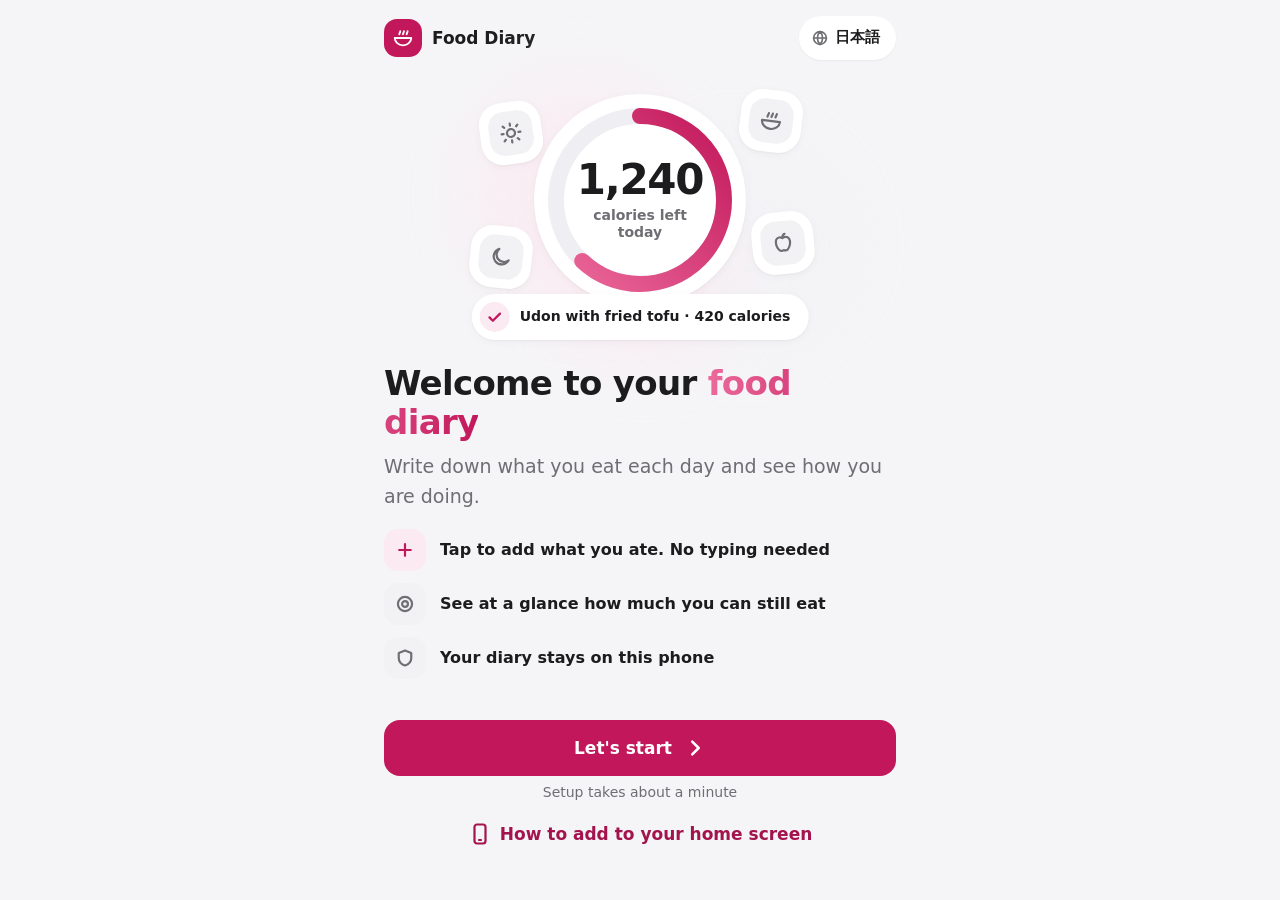
<file: index.html>
<!doctype html>
<html lang="ja">
<head>
  <meta charset="utf-8">
  <meta name="viewport" content="width=device-width, initial-scale=1, viewport-fit=cover">
  <title>食事日記</title>
  <meta name="description" content="かんたんな食事と体重の日記。記録はあなたのスマホの中だけに保存されます。">
  <meta name="theme-color" content="#f5f5f7">
  <script>
    // Light or dark, decided before anything is drawn so the screen never flashes the wrong colours.
    // The choice (More → Appearance) is kept in localStorage for this; app.js keeps it in step.
    (function () {
      var pref = 'auto';
      try { pref = localStorage.getItem('theme') || 'auto'; } catch (e) { /* storage blocked: follow the phone */ }
      var dark = pref === 'dark' || (pref !== 'light' && window.matchMedia('(prefers-color-scheme: dark)').matches);
      document.documentElement.setAttribute('data-theme', dark ? 'dark' : 'light');
      document.querySelector('meta[name="theme-color"]').setAttribute('content', dark ? '#000000' : '#f5f5f7');
    })();
  </script>
  <meta name="mobile-web-app-capable" content="yes">
  <meta name="apple-mobile-web-app-capable" content="yes">
  <meta name="apple-mobile-web-app-title" content="食事日記">
  <meta name="apple-mobile-web-app-status-bar-style" content="default">
  <link rel="manifest" href="manifest.webmanifest">
  <link rel="apple-touch-icon" href="icons/icon-180.png">
  <link rel="icon" type="image/png" href="icons/icon-192.png">
  <link rel="stylesheet" href="styles.css">
</head>
<body>
  <!-- Each screen is drawn into #app by app.js -->
  <main id="app"></main>

  <!-- Text marked data-t="key" is filled in from i18n.js -->
  <nav class="tabbar" data-t-aria="tabsAria" hidden>
    <button type="button" data-act="tab" data-to="today">
      <svg class="ic" viewBox="0 0 24 24" aria-hidden="true"><path d="M4 11l8-7 8 7v8.5a1.5 1.5 0 0 1-1.5 1.5H15v-6H9v6H5.5A1.5 1.5 0 0 1 4 19.5z"/></svg>
      <span data-t="tabToday">今日</span>
    </button>
    <button type="button" data-act="tab" data-to="progress">
      <svg class="ic" viewBox="0 0 24 24" aria-hidden="true"><path d="M5 20v-8M12 20V5M19 20v-5"/></svg>
      <span data-t="tabProgress">わたしの記録</span>
    </button>
    <button type="button" data-act="tab" data-to="more">
      <svg class="ic" viewBox="0 0 24 24" aria-hidden="true"><path d="M4 7h16M4 12h16M4 17h16"/></svg>
      <span data-t="tabMore">その他</span>
    </button>
  </nav>

  <div id="error-box" class="error-box" role="alert" hidden>
    <span id="error-text" class="notice-text"></span>
    <button type="button" class="btn-small" id="error-close" data-t="close">閉じる</button>
  </div>

  <input type="file" id="import-file" accept=".json,application/json" class="visually-hidden" tabindex="-1" aria-hidden="true">

  <dialog id="confirm-dialog">
    <h2 id="confirm-title"></h2>
    <p id="confirm-text"></p>
    <div class="dialog-actions">
      <button type="button" class="btn-primary" id="confirm-yes"></button>
      <button type="button" class="btn-secondary center" id="confirm-no" data-t="confirmNo">いいえ、戻ります</button>
    </div>
  </dialog>

  <dialog id="share-dialog">
    <h2 data-t="shareTitle">コピーの準備ができました</h2>
    <p data-t="shareText"></p>
    <div class="dialog-actions">
      <button type="button" class="btn-primary" id="share-dialog-go" data-t="shareGo">保存</button>
      <button type="button" class="btn-secondary center" id="share-dialog-cancel" data-t="shareCancel">キャンセル</button>
    </div>
  </dialog>

  <script src="i18n.js"></script>
  <script src="db.js"></script>
  <script src="foods.js"></script>
  <script src="app.js"></script>
</body>
</html>
</file>
<file: styles.css>
/* Clean design: neutral background, white cards, one subtle shadow, regular-weight text.
   Colour is used only where it means something:
   rose = actions and "within goal", amber = "over goal" or a warning,
   lavender = weight, mint = steps. Everything else is neutral grey. */
:root {
  --bg: #f5f5f7;
  --card: #ffffff;
  --ink: #1c1c1e;
  --muted: #6e6e73;
  --faint: #aeaeb2;
  --line: #ebebf0;
  --fill: #f2f2f5;
  --accent: #c2185b;
  --accent-strong: #a3134d;
  --on-accent: #ffffff;
  --accent-soft: #fbeaf1;
  --accent-soft-ink: #9c1149;
  --ring-start: #ec6a9c;
  --ring-end: #c2185b;
  --ring-track: #efeff3;
  --warn: #a15c00;
  --warn-soft: #fff4e2;
  --warn-ink: #5c3400;
  --over: #f0a23a;
  --danger: #c62828;
  --danger-soft: #fdecea;
  --danger-ink: #6b140d;
  --ios-blue: #0a64d6;
  --seg: #e6e6eb; /* segmented switch track, and the selected pill on it */
  --seg-on: #ffffff;

  /* Meaning colours (and soft tints of them) */
  --lavender-bg: #efedfb; --lavender: #5b47bd;
  --mint-bg: #e4f5ed; --mint: #1e7a51;
  --amber-bg: #fff4e2; --amber: #a15c00;
  /* Kept for the welcome picture's soft background shapes */
  --pink-bg: #fbeaf1; --peach-bg: #f2f2f5;

  --shadow: 0 1px 2px rgba(0, 0, 0, .04), 0 2px 10px rgba(0, 0, 0, .035);
  --shadow-sm: 0 1px 2px rgba(0, 0, 0, .05);
  --shadow-accent: none;
  --bg-clear: rgba(245, 245, 247, 0); /* --bg, see-through: for fades over content */
  --blob-opacity: .7;
  color-scheme: light;
}

/* Dark colours. The page is marked data-theme="dark" by the script in index.html
   (and by app.js when the setting changes): either chosen under More → Appearance,
   or "Automatic" while the iPhone is in Dark Mode. Cards stand out by colour, not shadow. */
:root[data-theme="dark"] {
  --bg: #000000;
  --card: #1c1c1e;
  --ink: #f5f5f7;
  --muted: #98989f;
  --faint: #636366;
  --line: #2c2c2e;
  --fill: #2c2c2e;
  --accent: #f06292;
  --accent-strong: #f48fb1;
  --on-accent: #2b0616;
  --accent-soft: #3a1b29;
  --accent-soft-ink: #ffd1e1;
  --ring-start: #f48fb1;
  --ring-end: #e04f86;
  --ring-track: #2c2c2e;
  --warn: #f3b65a;
  --warn-soft: #33260f;
  --warn-ink: #fbe0b3;
  --over: #e0a03c;
  --danger: #ff6b6b;
  --danger-soft: #3d1a17;
  --danger-ink: #ffd3ce;
  --ios-blue: #5e9bff;
  --seg: #1c1c1e;
  --seg-on: #48484a;

  --lavender-bg: #29254a; --lavender: #b9aaff;
  --mint-bg: #13312a; --mint: #7fd9ae;
  --amber-bg: #33260f; --amber: #f3b65a;
  --pink-bg: #3a1b29; --peach-bg: #2c2c2e;

  --shadow: none;
  --shadow-sm: none;
  --shadow-accent: none;
  --bg-clear: rgba(0, 0, 0, 0);
  --blob-opacity: .5;
  color-scheme: dark;
}

* { box-sizing: border-box; }
html { -webkit-text-size-adjust: 100%; }

/* iPhone system font for text (Japanese falls back to Hiragino); big numbers use the rounded face. */
body {
  margin: 0;
  background: var(--bg);
  color: var(--ink);
  font: 400 17px/1.55 -apple-system, BlinkMacSystemFont, "Hiragino Sans", "Hiragino Kaku Gothic ProN", "Segoe UI", "Yu Gothic UI", Meiryo, system-ui, sans-serif;
  line-break: strict;
  -webkit-tap-highlight-color: transparent;
  padding: env(safe-area-inset-top) 0 calc(28px + env(safe-area-inset-bottom));
}
body.has-tabs { padding-bottom: calc(120px + env(safe-area-inset-bottom)); }

[hidden] { display: none !important; }

#app { max-width: 560px; margin: 0 auto; }

h1 { margin: 0; font-size: 28px; line-height: 1.2; font-weight: 600; letter-spacing: -0.01em; }
h1.xl { font-size: 34px; font-weight: 700; letter-spacing: -0.02em; }
h1:focus { outline: none; }
/* Big numbers: the iPhone's rounded face, tabular so the digits line up */
.ring-num, .big-number, .bal-total, .mini-big, .stat-v, .sum-v {
  font-family: ui-rounded, "SF Pro Rounded", -apple-system, BlinkMacSystemFont, "Segoe UI", system-ui, sans-serif;
}
h2 { margin: 6px 0 0; font-size: 20px; line-height: 1.3; font-weight: 600; }
p { margin: 0; }
b { font-weight: 600; }

.lead { font-size: 19px; }
.muted { color: var(--muted); }
.small { font-size: 15px; }
.d-block { display: block; }
.center { text-align: center; }
/* One-line summaries on setup screens */
.bmi-line { padding: 12px 16px; border-radius: 14px; background: var(--card); font-size: 16px; font-weight: 500; }
.goal-calc { margin-top: -6px; text-align: center; font-size: 15px; color: var(--muted); font-variant-numeric: tabular-nums; }

/* ---------- Layout ---------- */
.screen { padding: 20px 20px 24px; display: flex; flex-direction: column; gap: 18px; }
.topbar {
  display: flex; align-items: center; justify-content: space-between;
  max-width: 560px; margin: 0 auto;
  padding: 12px 20px 0; min-height: 64px;
}
.topbar + .screen { padding-top: 10px; }
.step { font-size: 15px; font-weight: 500; }
.stack { display: flex; flex-direction: column; gap: 12px; }
.section-head { display: flex; justify-content: space-between; align-items: baseline; gap: 12px; margin-top: 6px; }
.section-head h2 { margin: 0; }
.btn-text.link-sm { min-height: 40px; font-size: 15px; }

.card {
  background: var(--card);
  border-radius: 20px;
  padding: 20px;
  box-shadow: var(--shadow);
  display: flex; flex-direction: column; gap: 10px;
}

/* ---------- Icons ---------- */
.ic {
  width: 24px; height: 24px; flex: none;
  fill: none; stroke: currentColor; stroke-width: 2.2;
  stroke-linecap: round; stroke-linejoin: round;
}
.ic.accent { color: var(--accent); }

.tile {
  width: 40px; height: 40px; flex: none; border-radius: 12px;
  display: flex; align-items: center; justify-content: center;
  font-size: 20px; font-weight: 700;
}
.t-neutral { background: var(--fill); color: var(--muted); }
.t-accent { background: var(--accent-soft); color: var(--accent); }
.t-lavender { background: var(--lavender-bg); color: var(--lavender); }
.t-mint { background: var(--mint-bg); color: var(--mint); }
.t-amber { background: var(--amber-bg); color: var(--amber); }

/* ---------- Buttons ---------- */
button { font: inherit; color: inherit; cursor: pointer; }
button:focus-visible, input:focus-visible { outline: 3px solid var(--accent); outline-offset: 3px; }
button:disabled { opacity: .45; cursor: default; }

.btn-primary {
  display: flex; align-items: center; justify-content: center; gap: 12px;
  width: 100%; min-height: 56px; padding: 0 22px;
  border: 0; border-radius: 16px;
  background: var(--accent); color: var(--on-accent);
  font-size: 17px; font-weight: 600; text-align: center;
}
.btn-primary .plus-dot {
  width: 32px; height: 32px; border-radius: 50%; flex: none;
  background: rgba(255, 255, 255, .22);
  display: flex; align-items: center; justify-content: center;
}
.btn-primary .plus-dot .ic { width: 20px; height: 20px; stroke-width: 3; }

.btn-secondary {
  display: flex; align-items: center; justify-content: flex-start; gap: 12px;
  width: 100%; min-height: 54px; padding: 8px 20px;
  border: 0; border-radius: 14px;
  background: var(--accent-soft); color: var(--accent-soft-ink);
  font-size: 16px; font-weight: 600; text-align: left;
}
.btn-secondary.center { justify-content: center; text-align: center; }

.btn-text {
  align-self: flex-start;
  display: inline-flex; align-items: center; gap: 8px;
  background: none; border: 0;
  min-height: 48px; padding: 0 4px;
  color: var(--accent-strong); font-size: 17px; font-weight: 600;
}
.btn-text.center { align-self: center; }
.btn-text.danger { color: var(--danger); }

.btn-small {
  display: inline-flex; align-items: center; justify-content: center; gap: 6px;
  flex: none; min-height: 44px; min-width: 44px; padding: 0 16px;
  border: 0; border-radius: 22px;
  background: var(--fill); color: var(--ink);
  font-size: 15px; font-weight: 600;
}
.btn-small .ic { width: 18px; height: 18px; }
.btn-small.wide { width: 100%; min-height: 54px; border-radius: 27px; font-size: 16px; }

.btn-back {
  display: inline-flex; align-items: center; gap: 4px;
  min-height: 48px; padding: 0 18px 0 12px;
  border: 0; border-radius: 24px;
  background: var(--card); color: var(--ink);
  font-size: 16px; font-weight: 600;
  box-shadow: var(--shadow-sm);
}
.btn-back .ic { width: 20px; height: 20px; }

.icon-btn {
  position: relative;
  width: 48px; height: 48px; flex: none;
  display: flex; align-items: center; justify-content: center;
  border: 0; border-radius: 50%;
  background: var(--card); color: var(--ink);
  box-shadow: var(--shadow-sm);
}
/* The real date picker sits invisibly on top of the calendar button. */
.icon-btn input[type="date"] {
  position: absolute; inset: 0; width: 100%; height: 100%;
  opacity: 0; border: 0; padding: 0; margin: 0; cursor: pointer;
}

.btn-round {
  width: 64px; height: 64px; flex: none;
  display: flex; align-items: center; justify-content: center;
  border: 0; border-radius: 50%;
  background: var(--accent-soft); color: var(--accent-soft-ink);
}
.btn-round .ic { width: 28px; height: 28px; stroke-width: 2.8; }

.mini-add {
  width: 44px; height: 44px; flex: none;
  display: flex; align-items: center; justify-content: center;
  border: 0; border-radius: 50%;
  background: var(--accent-soft); color: var(--accent-soft-ink);
}
.mini-add .ic { width: 20px; height: 20px; stroke-width: 2.8; }

/* Big tappable cards (choices in setup, portions, activity…) */
.choice {
  display: flex; align-items: center; justify-content: space-between; gap: 14px;
  width: 100%; min-height: 64px; padding: 12px 16px;
  border: 0; border-radius: 16px;
  background: var(--card); color: var(--ink);
  box-shadow: var(--shadow-sm);
  font-size: 17px; text-align: left;
}
.choice.on { background: var(--accent-soft); box-shadow: inset 0 0 0 1.5px var(--accent); }
.choice-text { flex: 1; min-width: 0; overflow-wrap: anywhere; }
.choice-text b { font-weight: 700; }
.choice-sub { display: block; margin-top: 2px; color: var(--muted); font-size: 15px; font-weight: 500; }
.choice > .ic:last-child { color: var(--faint); }
.choice > .ic.accent:last-child { color: var(--accent); }

/* Grouped list in one card (meals, More, food lists) */
.list { padding: 6px 0; gap: 0; }
.list-row {
  position: relative;
  display: flex; align-items: center; gap: 14px;
  width: 100%; min-height: 64px; padding: 10px 16px;
  border: 0; background: none; color: var(--ink); text-align: left;
}
.list > .list-row + .list-row::before,
.list > .meal-block + .meal-block::before {
  content: ''; position: absolute; top: 0; left: 72px; right: 0;
  height: 1px; background: var(--line);
}
.list-main { flex: 1; min-width: 0; }
.list-title { display: block; font-size: 17px; font-weight: 700; overflow-wrap: anywhere; }
.list-sub { display: block; font-size: 14px; font-weight: 500; color: var(--muted); }
.list-row > .ic:last-child { color: var(--faint); }
.list-row > .ic.accent:last-child { color: var(--accent); }

/* ---------- Form fields ---------- */
.field { display: flex; flex-direction: column; gap: 8px; }
.label { font-size: 17px; font-weight: 700; }
.input {
  width: 100%; min-height: 54px; padding: 0 18px;
  border: 0; border-radius: 14px;
  background: var(--card); color: var(--ink);
  box-shadow: var(--shadow-sm);
  font: inherit; font-size: 18px;
  -webkit-appearance: none; appearance: none;
}
.input::placeholder { color: var(--faint); }
.field-error { color: var(--danger); font-weight: 600; font-size: 16px; }

.stepper { display: flex; align-items: center; justify-content: space-between; gap: 8px; }
.stepper-value { flex: 1; min-width: 0; text-align: center; }
.big-number {
  width: 100%; padding: 0;
  border: 0; border-bottom: 2px dashed var(--line); border-radius: 0;
  background: transparent; color: var(--ink);
  font: inherit; font-size: 44px; font-weight: 700; line-height: 1.15; text-align: center;
  letter-spacing: -0.02em; font-variant-numeric: tabular-nums;
  -webkit-appearance: none; appearance: none;
  transition: background-color .15s, color .15s, border-radius .15s;
}
/* Just tapped: the next digit typed replaces the whole number (see app.js). */
.big-number.replace-ready {
  background: var(--accent-soft); color: var(--accent-soft-ink);
  border-bottom-color: transparent; border-radius: 14px;
  caret-color: transparent;
}

/* ---------- Messages ---------- */
.notice {
  display: flex; align-items: center; gap: 12px;
  padding: 12px 12px 12px 16px; border-radius: 16px;
  background: var(--card); color: var(--ink);
  box-shadow: var(--shadow-sm);
  font-size: 16px; font-weight: 500; line-height: 1.4;
}
.notice > .ic { color: var(--accent); }
.notice.error { background: var(--danger-soft); color: var(--danger-ink); box-shadow: none; }
.notice-text { flex: 1; min-width: 0; }

.warnbox, .okbox {
  display: flex; flex-direction: column; gap: 8px;
  padding: 16px 18px; border-radius: 16px;
  font-size: 16px; font-weight: 500; line-height: 1.45;
}
.warnbox { background: var(--warn-soft); color: var(--warn-ink); }
.okbox { background: var(--fill); color: var(--ink); }
.warnbox .btn-small, .okbox .btn-small { align-self: flex-start; background: rgba(255, 255, 255, .7); color: inherit; }
.box-title { font-size: 17px; font-weight: 700; }

.past-day { flex-direction: row; align-items: center; justify-content: space-between; gap: 12px; padding: 14px 14px 14px 20px; }
.past-day .btn-small { background: var(--card); color: var(--accent-strong); min-height: 48px; }

.error-box {
  position: fixed; left: 16px; right: 16px; z-index: 10;
  bottom: calc(112px + env(safe-area-inset-bottom));
  max-width: 528px; margin: 0 auto;
  display: flex; align-items: center; gap: 12px;
  padding: 14px 14px 14px 18px; border-radius: 22px;
  background: var(--danger-soft); color: var(--danger-ink);
  font-size: 16px; font-weight: 500; box-shadow: var(--shadow);
}

/* ---------- Welcome ---------- */
.welcome {
  min-height: calc(100vh - env(safe-area-inset-top) - env(safe-area-inset-bottom) - 28px);
  min-height: calc(100dvh - env(safe-area-inset-top) - env(safe-area-inset-bottom) - 28px);
  display: flex; flex-direction: column; gap: 18px;
  padding: 12px 24px 0;
}
.welcome-top { display: flex; align-items: center; justify-content: space-between; gap: 12px; min-height: 52px; }
.brand { display: flex; align-items: center; gap: 10px; font-size: 17px; font-weight: 700; }
.brand-badge {
  width: 38px; height: 38px; border-radius: 13px;
  background: var(--accent); color: var(--on-accent);
  display: flex; align-items: center; justify-content: center;
  box-shadow: var(--shadow-accent);
}
.brand-badge .ic { width: 22px; height: 22px; stroke-width: 2; }
.lang-pill {
  display: inline-flex; align-items: center; gap: 6px;
  min-height: 44px; padding: 0 16px 0 12px;
  border: 0; border-radius: 22px;
  background: var(--card); color: var(--ink); box-shadow: var(--shadow-sm);
  font-size: 15px; font-weight: 600;
}
.lang-pill .ic { width: 18px; height: 18px; color: var(--muted); }

/* Preview picture: the calorie ring with the four meal icons floating around it. */
.hero-art {
  position: relative; height: 270px; margin: -6px -24px 0;
  overflow-x: hidden; overflow-x: clip; /* soft shapes must not make the page scroll sideways */
}
.blob { position: absolute; border-radius: 50%; filter: blur(34px); opacity: var(--blob-opacity); }
.blob.b1 { width: 230px; height: 230px; background: var(--pink-bg); left: calc(50% - 175px); top: 4px; }
.blob.b2 { width: 200px; height: 200px; background: var(--fill); left: calc(50% + 5px); top: 70px; }
.blob.b3 { width: 170px; height: 170px; background: var(--accent-soft); left: calc(50% - 80px); top: 120px; opacity: .7; }
.hero-ring {
  position: absolute; left: 50%; top: 46%;
  width: 212px; height: 212px; margin: -106px 0 0 -106px;
  border-radius: 50%; background: var(--card); box-shadow: var(--shadow);
  display: flex; align-items: center; justify-content: center;
}
.hero-ring .ring-num { font-size: 42px; }
.hero-ring .ring-label { font-size: 14px; }
.float-tile {
  position: absolute; width: 62px; height: 62px; border-radius: 22px;
  background: var(--card); box-shadow: var(--shadow);
  display: flex; align-items: center; justify-content: center;
  animation: float 6s ease-in-out infinite;
}
.float-tile .tile { width: 44px; height: 44px; border-radius: 15px; }
.float-tile.f1 { left: calc(50% - 160px); top: 26px; transform: rotate(-8deg); }
.float-tile.f2 { left: calc(50% + 100px); top: 14px; transform: rotate(7deg); animation-delay: -1.5s; }
.float-tile.f3 { left: calc(50% - 170px); top: 150px; transform: rotate(6deg); animation-delay: -3s; }
.float-tile.f4 { left: calc(50% + 112px); top: 136px; transform: rotate(-6deg); animation-delay: -4.5s; }
.float-chip {
  position: absolute; left: 50%; bottom: 6px; transform: translateX(-50%);
  display: inline-flex; align-items: center; gap: 10px;
  max-width: calc(100% - 48px); padding: 8px 18px 8px 8px; border-radius: 24px;
  background: var(--card); box-shadow: var(--shadow);
  font-size: 14px; font-weight: 600; white-space: nowrap; overflow: hidden; text-overflow: ellipsis;
  animation: chip-in .6s cubic-bezier(.2, .8, .2, 1.2) 1s both;
}
.chip-check {
  width: 30px; height: 30px; flex: none; border-radius: 50%;
  background: var(--accent-soft); color: var(--accent);
  display: flex; align-items: center; justify-content: center;
}
.chip-check .ic { width: 18px; height: 18px; stroke-width: 3; }
.welcome .ring-fill { animation: ring-draw 1.4s cubic-bezier(.3, .7, .2, 1) .3s both; }

.welcome-copy { display: flex; flex-direction: column; gap: 10px; animation: rise .6s ease-out .1s both; }
.welcome h1 { font-size: 34px; font-weight: 700; line-height: 1.15; letter-spacing: -0.02em; }
.welcome h1 em {
  font-style: normal;
  color: var(--accent);
  background: linear-gradient(90deg, var(--ring-start), var(--ring-end));
  -webkit-background-clip: text; background-clip: text;
  -webkit-text-fill-color: transparent;
}

.features { list-style: none; margin: 0; padding: 0; display: flex; flex-direction: column; gap: 12px; animation: rise .6s ease-out .25s both; }
.features li { display: flex; align-items: center; gap: 14px; font-size: 16px; font-weight: 600; line-height: 1.35; }
.features .tile { width: 42px; height: 42px; border-radius: 14px; }
.features .tile .ic { width: 20px; height: 20px; stroke-width: 2.6; }

.welcome-cta {
  position: sticky; bottom: 0; margin: auto -24px 0;
  padding: 18px 24px calc(14px + env(safe-area-inset-bottom));
  background: linear-gradient(var(--bg-clear), var(--bg) 30%);
  display: flex; flex-direction: column; gap: 6px;
  animation: rise .6s ease-out .4s both;
}
.welcome-cta .btn-primary .ic { width: 22px; height: 22px; stroke-width: 2.8; }
.welcome-note { text-align: center; font-size: 14px; font-weight: 500; color: var(--muted); }

/* Shorter phones (e.g. iPhone SE): a smaller picture so the button stays in view. */
@media (max-height: 720px) {
  .hero-art { height: 230px; }
  .hero-ring { transform: scale(.8); }
  .float-tile.f3 { top: 128px; }
  .float-tile.f4 { top: 116px; }
  .welcome { gap: 16px; }
  .welcome h1 { font-size: 31px; }
}

@keyframes float { 50% { translate: 0 -9px; } }
@keyframes ring-draw { from { stroke-dasharray: 0 528; } }
@keyframes rise { from { opacity: 0; transform: translateY(12px); } }
@keyframes chip-in { from { opacity: 0; transform: translate(-50%, 14px) scale(.9); } }
@media (prefers-reduced-motion: reduce) {
  .welcome *, .welcome *::before { animation: none !important; }
}

/* ---------- Today ---------- */
.page-head { display: flex; align-items: flex-end; justify-content: space-between; gap: 12px; }
.date-sub { font-size: 15px; font-weight: 600; color: var(--muted); }

.week { display: grid; grid-template-columns: repeat(7, minmax(0, 1fr)); gap: 2px; }
.week-day {
  display: flex; flex-direction: column; align-items: center; gap: 6px;
  min-height: 72px; padding: 0; border: 0; background: none; color: var(--ink);
}
.week-letter { font-size: 13px; font-weight: 600; color: var(--muted); }
.week-ring {
  width: 42px; height: 42px; border-radius: 50%;
  display: flex; align-items: center; justify-content: center;
}
.week-num {
  width: 34px; height: 34px; border-radius: 50%;
  display: flex; align-items: center; justify-content: center;
  background: var(--bg); font-size: 15px; font-weight: 600;
}
.week-day.is-today .week-letter { color: var(--accent-strong); font-weight: 700; }
.week-day.is-selected .week-ring { background: var(--accent) !important; }
.week-day.is-selected .week-num { background: transparent; color: var(--on-accent); font-weight: 700; }
.week-day:disabled { opacity: 1; }
.week-day:disabled .week-letter, .week-day:disabled .week-num { color: var(--faint); }
.week-day:disabled .week-ring { background: var(--fill) !important; }
.week-day:disabled .week-num { background: transparent; }

.hero { align-items: center; gap: 18px; padding: 26px 20px 20px; }
.ring-wrap { position: relative; width: 184px; height: 184px; }
.ring-wrap svg { display: block; }
.ring-track { fill: none; stroke: var(--ring-track); stroke-width: 16; }
.ring-fill { fill: none; stroke: url(#ring-grad); stroke-width: 16; stroke-linecap: round; transition: stroke-dasharray .4s ease; }
.ring-fill.over { stroke: var(--over); }
.ring-grad-a { stop-color: var(--ring-start); }
.ring-grad-b { stop-color: var(--ring-end); }
.ring-center {
  position: absolute; inset: 0;
  display: flex; flex-direction: column; align-items: center; justify-content: center;
  text-align: center;
}
.ring-num { font-size: 46px; font-weight: 700; letter-spacing: -0.03em; line-height: 1; font-variant-numeric: tabular-nums; }
.ring-num.over { color: var(--warn); }
.ring-label { margin-top: 6px; font-size: 15px; font-weight: 600; color: var(--muted); max-width: 130px; line-height: 1.25; }
.over-note { margin-top: -6px; font-size: 15px; font-weight: 500; color: var(--muted); text-align: center; }

.stats { display: grid; grid-template-columns: repeat(3, minmax(0, 1fr)); width: 100%; text-align: center; }
.stat + .stat { border-left: 1px solid var(--line); }
.stat-v { font-size: 20px; font-weight: 700; font-variant-numeric: tabular-nums; }
.stat-v small { font-size: 14px; font-weight: 600; }
.stat-l { font-size: 13px; font-weight: 600; color: var(--muted); }

.meal-block { position: relative; }
.meal-items { padding: 0 16px 8px 72px; display: flex; flex-direction: column; }
.food-item { display: flex; align-items: center; gap: 10px; padding: 8px 0; }
.food-item + .food-item { border-top: 1px solid var(--line); }
/* The whole food row (name + calories) is a button that opens the edit screen */
.food-item-main {
  flex: 1; min-width: 0; display: flex; flex-direction: column; align-items: flex-start;
  padding: 2px 0; border: 0; background: none; color: inherit; text-align: left; font: inherit;
}
.food-item-name { font-size: 16px; font-weight: 600; overflow-wrap: anywhere; }
.food-item-sub { font-size: 14px; font-weight: 500; color: var(--muted); }
/* Quiet remove button: a small × instead of a grey pill on every row. Undo is offered after removing. */
.icon-remove {
  width: 40px; height: 40px; flex: none; margin-right: -8px;
  display: flex; align-items: center; justify-content: center;
  border: 0; border-radius: 50%; background: none; color: var(--muted);
}
.icon-remove .ic { width: 20px; height: 20px; stroke-width: 2.4; }
.icon-remove:active { background: var(--fill); color: var(--ink); }

/* ---------- Adding food ---------- */
.for-date { margin-top: -10px; font-size: 15px; font-weight: 600; color: var(--muted); }
.seg {
  display: grid; grid-template-columns: repeat(4, minmax(0, 1fr)); gap: 4px;
  padding: 4px; border-radius: 14px;
  background: var(--seg);
}
.seg button {
  min-height: 42px; padding: 0 2px; border: 0; border-radius: 11px;
  background: none; color: var(--muted);
  font-size: 14px; font-weight: 600; line-height: 1.15;
}
.seg button.on { background: var(--seg-on); color: var(--ink); box-shadow: 0 1px 3px rgba(0, 0, 0, .12); }

.search {
  display: flex; align-items: center; gap: 12px;
  min-height: 50px; padding: 0 16px; border-radius: 14px;
  background: var(--card); color: var(--muted);
}
.search input {
  flex: 1; min-width: 0; min-height: 56px;
  border: 0; outline: 0; background: none; color: var(--ink);
  font: inherit; font-size: 17px;
  -webkit-appearance: none; appearance: none;
}
.search input::placeholder { color: var(--faint); }
.search:focus-within { box-shadow: inset 0 0 0 1.5px var(--accent); }

/* Foldable sections on the food screen (open by default; folding is remembered) */
.fold { display: flex; flex-direction: column; gap: 8px; }
.fold-head { display: flex; align-items: center; gap: 8px; margin-top: 4px; }
.fold-toggle {
  flex: 1; min-width: 0; min-height: 44px;
  display: flex; align-items: center; gap: 8px;
  padding: 0; border: 0; background: none; color: var(--ink); text-align: left;
}
.fold-title { font-size: 20px; font-weight: 600; line-height: 1.3; }
.fold-count { font-size: 14px; color: var(--muted); font-variant-numeric: tabular-nums; }
.fold-chev { width: 18px; height: 18px; margin-left: auto; color: var(--faint); transform: rotate(90deg); transition: transform .2s ease; }
.fold.closed .fold-chev { transform: rotate(0deg); }
@media (prefers-reduced-motion: reduce) { .fold-chev { transition: none; } }

#food-results { display: flex; flex-direction: column; gap: 12px; }
/* Rows without icon tiles: the divider starts at the text */
.list.plain > .list-row + .list-row::before { left: 16px; }
/* Small rose circle for one-tap actions (add again, type it in) */
.add-dot {
  width: 30px; height: 30px; flex: none; border-radius: 50%;
  display: flex; align-items: center; justify-content: center;
  background: var(--accent-soft); color: var(--accent);
}
.add-dot .ic { width: 17px; height: 17px; stroke-width: 2.6; }
.list-row.typed .list-title { color: var(--accent-strong); }

.sticky-foot {
  position: sticky; bottom: 0; z-index: 2;
  margin: 0 -20px -24px; padding: 28px 20px calc(20px + env(safe-area-inset-bottom));
  background: linear-gradient(var(--bg-clear), var(--bg) 40%);
}

.kcal-picks { display: grid; grid-template-columns: repeat(2, minmax(0, 1fr)); gap: 8px; }
.kcal-pick {
  display: flex; flex-direction: column; align-items: flex-start; gap: 1px;
  padding: 10px 14px; border: 0; border-radius: 14px;
  background: var(--card); color: var(--ink); text-align: left;
}
.kcal-pick.on { background: var(--accent-soft); box-shadow: inset 0 0 0 1.5px var(--accent); }
.kcal-pick-name { font-size: 15px; font-weight: 600; }
.kcal-pick-v { font-size: 13px; color: var(--muted); font-variant-numeric: tabular-nums; }

.food-name {
  align-self: flex-start;
  padding: 8px 16px; border-radius: 18px;
  background: var(--accent-soft); color: var(--accent-soft-ink);
  font-size: 17px; font-weight: 700;
}
.choice.portion { justify-content: flex-start; min-height: 92px; }
.portion-pic { width: 72px; flex: none; display: flex; align-items: center; justify-content: center; }
.portion-dot { display: block; border-radius: 50%; background: var(--accent-soft); border: 3px solid var(--accent); }

/* ---------- Progress ---------- */
.eyebrow { font-size: 13px; font-weight: 700; letter-spacing: .06em; text-transform: uppercase; color: var(--muted); }
.big-sentence { font-size: 21px; font-weight: 700; line-height: 1.35; }
/* My progress: one period switch, one summary card, then compact weight and steps cards.
   Calendar: rose = within goal (○), amber = over (△), lavender = weight, mint = steps. */
.period-nav { display: flex; align-items: center; justify-content: space-between; gap: 8px; margin-top: -4px; }
.period-title { margin: 0; font-size: 20px; font-weight: 700; text-align: center; }

.sum-card { gap: 14px; padding: 20px 16px 16px; }
.sum-empty { font-size: 18px; font-weight: 600; color: var(--muted); }
.sum-tiles { display: grid; grid-template-columns: repeat(3, minmax(0, 1fr)); gap: 8px; }
.sum-tile { padding: 10px 10px 9px; border-radius: 16px; background: var(--fill); text-align: center; }
.sum-v { font-size: 18px; font-weight: 700; line-height: 1.25; font-variant-numeric: tabular-nums; white-space: nowrap; }
.sum-l { font-size: 12px; font-weight: 600; color: var(--muted); }

.mini-card { gap: 6px; padding: 18px 16px 16px; }
.mini-head { display: flex; justify-content: space-between; align-items: baseline; gap: 12px; }
.mini-side { font-size: 14px; font-weight: 600; color: var(--muted); text-align: right; }
.mini-big { font-size: 30px; font-weight: 700; letter-spacing: -0.02em; line-height: 1.15; font-variant-numeric: tabular-nums; }
.mini-big small { font-size: 16px; font-weight: 600; color: var(--muted); }
.mini-note { font-size: 15px; font-weight: 600; color: var(--muted); }

/* Explanations and sources, closed by default */
.info { padding: 0 6px; color: var(--muted); }
.info summary {
  display: flex; align-items: center; gap: 8px; min-height: 44px;
  font-size: 15px; font-weight: 600; cursor: pointer; list-style: none;
}
.info summary::-webkit-details-marker { display: none; }
.info summary::before {
  content: 'i'; width: 22px; height: 22px; flex: none; border-radius: 50%;
  display: inline-flex; align-items: center; justify-content: center;
  border: 2px solid currentColor; font-size: 13px; font-weight: 700; font-style: italic;
}
.info-body { display: flex; flex-direction: column; gap: 8px; padding: 2px 0 8px; font-size: 14px; font-weight: 500; line-height: 1.55; }
.seg.two { grid-template-columns: repeat(2, minmax(0, 1fr)); }
.seg.three { grid-template-columns: repeat(3, minmax(0, 1fr)); }
.cal-grid { display: grid; grid-template-columns: repeat(7, minmax(0, 1fr)); gap: 4px; }
.cal-dow { padding-bottom: 2px; text-align: center; font-size: 13px; font-weight: 700; color: var(--muted); }
.cal-day {
  display: flex; flex-direction: column; align-items: center; gap: 1px;
  min-width: 0; min-height: 64px; padding: 6px 0 4px;
  border: 0; border-radius: 14px;
  background: none; color: var(--ink); line-height: 1.15; overflow: hidden;
}
.cal-num { font-size: 14px; font-weight: 600; }
.cal-mark { font-size: 13px; font-weight: 700; }
.cal-val { max-width: 100%; font-size: 11px; font-weight: 600; letter-spacing: -0.02em; font-variant-numeric: tabular-nums; }
.cal-dow.sun, .cal-day.sun .cal-num { color: var(--danger); }
.cal-dow.sat, .cal-day.sat .cal-num { color: var(--ios-blue); }
.cal-day.ok { background: var(--accent-soft); color: var(--accent-soft-ink); }
.cal-day.over { background: var(--warn-soft); color: var(--warn-ink); }
.cal-day.weighed { background: var(--lavender-bg); color: var(--lavender); }
.cal-day.stepped { background: var(--mint-bg); color: var(--mint); }
.cal-day.is-today { box-shadow: inset 0 0 0 2px var(--accent); }
.cal-day:disabled { opacity: 1; }
.cal-day:disabled .cal-num { color: var(--faint); }
.cal-legend { display: flex; flex-wrap: wrap; gap: 6px 16px; font-size: 14px; font-weight: 500; color: var(--muted); }
.cal-legend span { display: inline-flex; align-items: center; gap: 6px; }
.cal-key {
  width: 24px; height: 24px; border-radius: 8px;
  display: inline-flex; align-items: center; justify-content: center; font-size: 13px;
}
.cal-key.ok { background: var(--accent-soft); color: var(--accent-soft-ink); }
.cal-key.over { background: var(--warn-soft); color: var(--warn-ink); }

/* Calorie balance card and charts (SVG, coloured from the theme).
   Bars use the calendar's colours: rose = within goal (○), amber = over (△).
   Solid line = goal, dashed = keeps your weight, dotted = step target. Chart text is ≥13px. */
.bal-label { margin-bottom: -10px; font-size: 15px; font-weight: 600; color: var(--muted); }
.bal-total { font-size: 30px; font-weight: 700; letter-spacing: -0.02em; line-height: 1.2; font-variant-numeric: tabular-nums; }
.bal-total.under { color: var(--accent-strong); }
.bal-total.over { color: var(--warn); }
.bal-sub { font-size: 16px; font-weight: 600; color: var(--ink); }
.chart { display: block; width: 100%; height: auto; overflow: visible; }
.chart-label { fill: var(--muted); font-size: 14px; font-weight: 600; }
.chart-value {
  fill: var(--ink); font-size: 13px; font-weight: 700; letter-spacing: -0.02em;
  paint-order: stroke; stroke: var(--card); stroke-width: 4px; stroke-linejoin: round; /* readable over lines */
}
.chart-value.small { font-size: 12.5px; }
.chart-empty { fill: var(--faint); font-size: 14px; font-weight: 600; }
.chart-base { stroke: var(--line); stroke-width: 2; }
.chart-grid { stroke: var(--line); stroke-width: 1.5; }
.chart-bar.ok { fill: var(--accent); }
.chart-bar.over { fill: var(--over); }
.chart-bar.steps { fill: var(--mint-bg); stroke: var(--mint); stroke-width: 1.5; }
.chart-bar.steps.met { fill: var(--mint); }
.chart-goal { stroke: var(--accent-strong); stroke-width: 2.5; }
.chart-keep { stroke: var(--muted); stroke-width: 2; stroke-dasharray: 7 5; }
.chart-target { stroke: var(--muted); stroke-width: 2; stroke-dasharray: 2 5; stroke-linecap: round; }
.chart-trend { stroke: var(--lavender); stroke-width: 3.5; stroke-linecap: round; }
.chart-dot { fill: var(--lavender); stroke: var(--card); stroke-width: 2; }
.chart-hit { fill: transparent; }
.chart-line-label { font-size: 13px; font-weight: 700; }
.chart-line-label.goal { fill: var(--accent-strong); }
.chart-line-label.keep { fill: var(--muted); }
.chart-col { cursor: pointer; }
.chart-col:focus { outline: none; }

.kv { list-style: none; margin: 0; padding: 0; }
.kv li { display: flex; justify-content: space-between; gap: 12px; padding: 10px 0; border-bottom: 1px solid var(--line); font-size: 16px; font-weight: 500; }
.kv li:last-child { border-bottom: 0; }
.kv li span:last-child { color: var(--muted); text-align: right; }

/* ---------- Help ---------- */
.step-card { flex-direction: row; align-items: flex-start; gap: 14px; }
.stepnum {
  width: 40px; height: 40px; flex: none; border-radius: 50%;
  background: var(--accent); color: var(--on-accent);
  display: flex; align-items: center; justify-content: center;
  font-size: 18px; font-weight: 700;
}
.share-pic {
  width: 56px; height: 56px; border-radius: 16px;
  background: var(--fill); color: var(--ios-blue);
  display: flex; align-items: center; justify-content: center;
}
.share-pic .ic { width: 30px; height: 30px; stroke-width: 2; }
.share-pic.android { color: var(--ink); } /* Chrome's ⋮ menu */

/* ---------- Floating tab bar ---------- */
.tabbar {
  position: fixed; z-index: 5;
  left: 16px; right: 16px; bottom: calc(14px + env(safe-area-inset-bottom));
  max-width: 528px; margin: 0 auto;
  display: grid; grid-template-columns: repeat(3, minmax(0, 1fr)); gap: 6px;
  padding: 8px; border-radius: 32px;
  background: var(--card);
  background: color-mix(in srgb, var(--card) 90%, transparent);
  -webkit-backdrop-filter: blur(20px) saturate(1.4);
  backdrop-filter: blur(20px) saturate(1.4);
  box-shadow: 0 1px 2px rgba(0, 0, 0, .05), 0 8px 24px rgba(0, 0, 0, .10);
  border: 0.5px solid var(--line);
}
.tabbar button {
  display: flex; flex-direction: column; align-items: center; justify-content: center; gap: 3px;
  min-height: 60px; border: 0; border-radius: 24px;
  background: none; color: var(--muted);
  font-size: 13px; font-weight: 600; line-height: 1.2;
}
.tabbar button.on { color: var(--accent); background: none; }
.tabbar .ic { width: 24px; height: 24px; }

/* ---------- Dialogs ---------- */
dialog {
  width: calc(100% - 32px); max-width: 400px;
  border: 0; border-radius: 22px; padding: 24px 20px 20px;
  background: var(--card); color: var(--ink);
  box-shadow: 0 20px 50px rgba(0, 0, 0, .25);
}
dialog::backdrop { background: rgba(0, 0, 0, .4); -webkit-backdrop-filter: blur(3px); backdrop-filter: blur(3px); }
dialog h2 { margin: 0 0 10px; font-size: 21px; }
dialog p { margin: 0 0 10px; white-space: pre-line; color: var(--muted); font-weight: 500; }
.dialog-actions { display: flex; flex-direction: column; gap: 10px; margin-top: 18px; }

.visually-hidden {
  position: absolute; width: 1px; height: 1px; padding: 0; margin: -1px;
  overflow: hidden; clip: rect(0 0 0 0); border: 0;
}

/* ---------- Choosing several dishes (編集 list) ---------- */
.list-row.pick { gap: 14px; }
.list-row .check {
  width: 24px; height: 24px; flex: none; border-radius: 50%;
  display: flex; align-items: center; justify-content: center;
  box-shadow: inset 0 0 0 2px var(--faint); color: transparent;
}
.list-row .check .ic { width: 15px; height: 15px; stroke-width: 3; }
.list-row.pick.on .check { background: var(--danger); box-shadow: none; color: #fff; }
.btn-primary.danger { background: var(--danger); color: #fff; }
/* Long-press rows: no iPhone copy bubble or text selection while the finger is held down */
[data-longpress] { -webkit-touch-callout: none; -webkit-user-select: none; user-select: none; }
.list.plain > .list-row.pick + .list-row.pick::before { left: 54px; }
</file>
